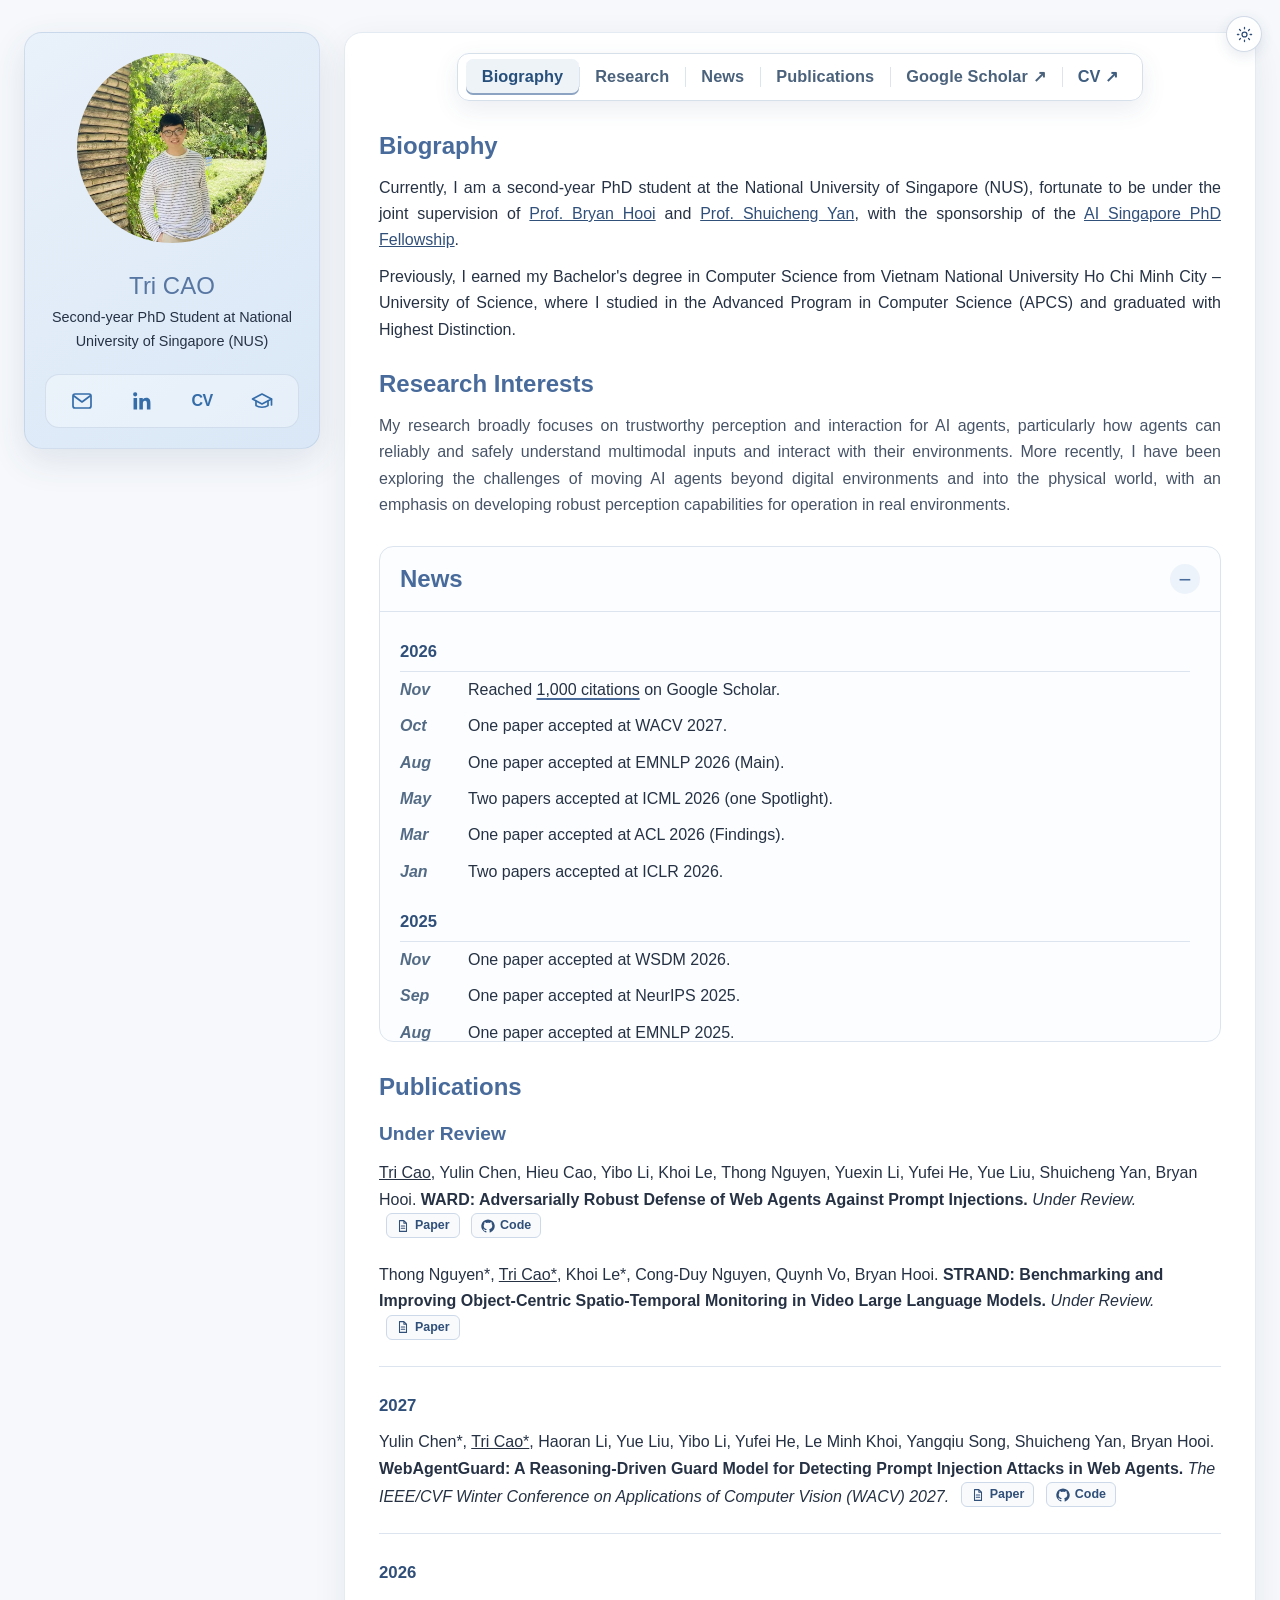
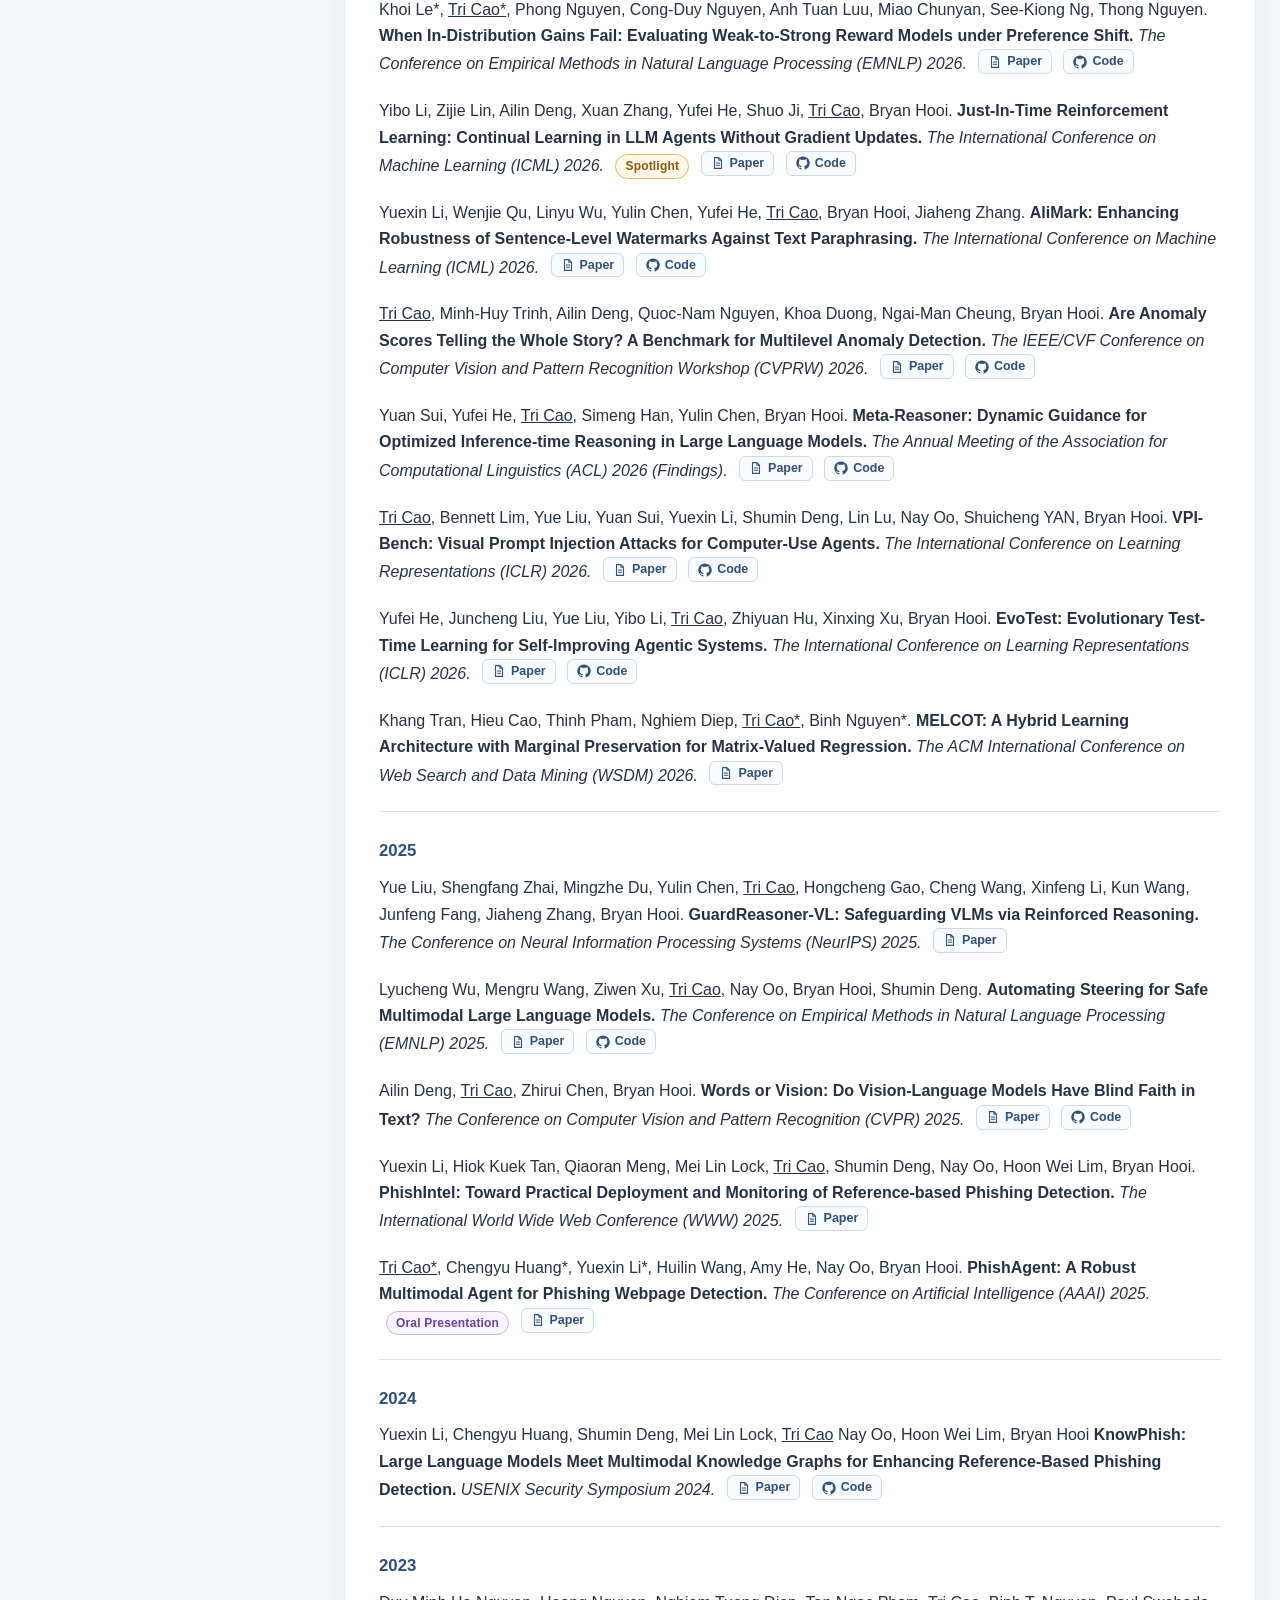
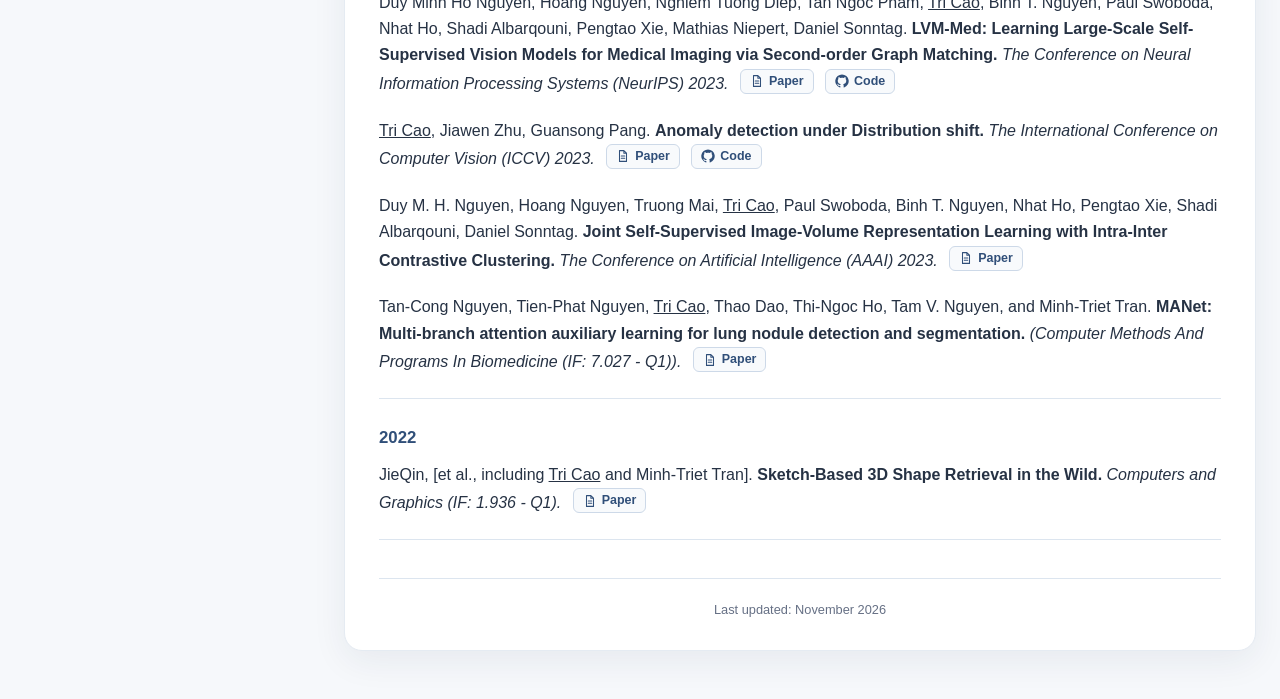
<file: index.html>
<!DOCTYPE html>
<html lang="en">
<head>
    <meta charset="UTF-8">
    <meta name="viewport" content="width=device-width, initial-scale=1.0">
    <meta name="color-scheme" content="light dark">
    <meta name="description" content="Tri Cao is a PhD student at the National University of Singapore researching trustworthy perception and interaction for AI agents, multimodal safety, and AI agent security.">
    <link rel="canonical" href="https://caothientri2001vn.github.io/">
    <link rel="icon" href="favicon.svg" type="image/svg+xml">
    <link rel="apple-touch-icon" href="profile-photo.jpg">

    <meta property="og:type" content="profile">
    <meta property="og:title" content="Tri Cao | AI Researcher">
    <meta property="og:description" content="PhD student at NUS researching trustworthy perception and interaction for AI agents.">
    <meta property="og:url" content="https://caothientri2001vn.github.io/">
    <meta property="og:image" content="https://caothientri2001vn.github.io/profile-photo.jpg">
    <meta property="og:image:alt" content="Portrait of Tri Cao">
    <meta property="profile:first_name" content="Tri">
    <meta property="profile:last_name" content="Cao">

    <meta name="twitter:card" content="summary">
    <meta name="twitter:title" content="Tri Cao | AI Researcher">
    <meta name="twitter:description" content="PhD student at NUS researching trustworthy perception and interaction for AI agents.">
    <meta name="twitter:image" content="https://caothientri2001vn.github.io/profile-photo.jpg">

    <title>Tri Cao | AI Researcher</title>
    <script type="application/ld+json">
        {
            "@context": "https://schema.org",
            "@type": "Person",
            "name": "Tri Cao",
            "url": "https://caothientri2001vn.github.io/",
            "image": "https://caothientri2001vn.github.io/profile-photo.jpg",
            "jobTitle": "PhD Student",
            "affiliation": {
                "@type": "CollegeOrUniversity",
                "name": "National University of Singapore"
            },
            "sameAs": [
                "https://scholar.google.com/citations?user=QytvkD4AAAAJ",
                "https://www.linkedin.com/in/tri-cao-970b02228/"
            ]
        }
    </script>
    <script>
        (() => {
            const savedTheme = localStorage.getItem('theme');
            const prefersDark = window.matchMedia('(prefers-color-scheme: dark)').matches;
            document.documentElement.dataset.theme = savedTheme || (prefersDark ? 'dark' : 'light');
        })();
    </script>
    <link rel="stylesheet" href="style.css">
    <script src="script.js" defer></script>
</head>
<body>
    <div class="profile-section">
        <img src="profile-photo.jpg" alt="Profile Photo" class="profile-photo">
        <div class="text-profile">
            Tri CAO
        </div>
        <div class="text-profile2">
            Second-year PhD Student at National University of Singapore (NUS)
        </div>
        <div class="icons" aria-label="Profile links">
            <a href="mailto:tricao2001vn@gmail.com" aria-label="Email" title="Email">
                <svg class="social-icon" viewBox="0 0 24 24" aria-hidden="true">
                    <rect x="3" y="5" width="18" height="14" rx="2"></rect>
                    <path d="m4 7 8 6 8-6"></path>
                </svg>
            </a>
            <a href="https://www.linkedin.com/in/tri-cao-970b02228/" target="_blank" rel="noopener noreferrer" aria-label="LinkedIn" title="LinkedIn">
                <svg class="social-icon social-icon-fill" viewBox="0 0 24 24" aria-hidden="true">
                    <path d="M20.45 20.45h-3.56v-5.57c0-1.33-.02-3.04-1.85-3.04-1.85 0-2.14 1.45-2.14 2.94v5.67H9.34V9h3.42v1.56h.05c.48-.9 1.64-1.85 3.37-1.85 3.6 0 4.27 2.37 4.27 5.46v6.28ZM5.32 7.43a2.07 2.07 0 1 1 0-4.13 2.07 2.07 0 0 1 0 4.13ZM7.1 20.45H3.54V9H7.1v11.45Z"></path>
                </svg>
            </a>
            <a href="CV_TriCAO.pdf" target="_blank" rel="noopener noreferrer" aria-label="Curriculum Vitae" title="Curriculum Vitae">
                <span class="cv-icon" aria-hidden="true">CV</span>
            </a>
            <a href="https://scholar.google.com/citations?user=QytvkD4AAAAJ" target="_blank" rel="noopener noreferrer" aria-label="Google Scholar" title="Google Scholar">
                <svg class="social-icon" viewBox="0 0 24 24" aria-hidden="true">
                    <path d="m2.5 9 9.5-5 9.5 5-9.5 5-9.5-5Z"></path>
                    <path d="M6 11.2v4.4c2.8 2.2 9.2 2.2 12 0v-4.4M21.5 9v6"></path>
                </svg>
            </a>
        </div>
        <button class="theme-toggle" id="theme-toggle" type="button" aria-label="Switch to dark mode" aria-pressed="false">
            <svg class="theme-icon theme-icon-sun" viewBox="0 0 24 24" aria-hidden="true">
                <circle cx="12" cy="12" r="3.5"></circle>
                <path d="M12 2v2M12 20v2M4.93 4.93l1.42 1.42M17.65 17.65l1.42 1.42M2 12h2M20 12h2M4.93 19.07l1.42-1.42M17.65 6.35l1.42-1.42"></path>
            </svg>
            <svg class="theme-icon theme-icon-moon" viewBox="0 0 24 24" aria-hidden="true">
                <path d="M20 15.2A8.5 8.5 0 0 1 8.8 4a8.5 8.5 0 1 0 11.2 11.2Z"></path>
            </svg>
        </button>
    </div>
    <div class="portfolio-container">
        <div class="details-section">
            <nav class="page-nav" aria-label="Page sections">
                <a href="#biography">Biography</a>
                <a href="#research">Research</a>
                <a href="#news">News</a>
                <a href="#publications">Publications</a>
                <a href="https://scholar.google.com/citations?user=QytvkD4AAAAJ" target="_blank" rel="noopener noreferrer">Google Scholar <span aria-hidden="true">↗</span></a>
                <a href="CV_TriCAO.pdf" target="_blank" rel="noopener noreferrer">CV <span aria-hidden="true">↗</span></a>
            </nav>

            <section id="biography" class="content-section">
            <h2>Biography</h2>
            <div class="justified">Currently, I am a second-year PhD student at the National University of Singapore (NUS), fortunate to be under the joint supervision of <a href="https://scholar.google.com/citations?user=ErEL3bgAAAAJ&hl=en&oi=ao" class="prof">Prof. Bryan Hooi</a> and <a href="https://scholar.google.com/citations?user=DNuiPHwAAAAJ&hl=en&oi=ao" class="prof">Prof. Shuicheng Yan</a>, with the sponsorship of the <a href="https://aisingapore.org/research/phd-fellowship/" class="fellowship">AI Singapore PhD Fellowship</a>.</div>

                <div class="justified">Previously, I earned my Bachelor's degree in Computer Science from Vietnam National University Ho Chi Minh City – University of Science, where I studied in the Advanced Program in Computer Science (APCS) and graduated with Highest Distinction.</div>
            </section>

            <section id="research" class="content-section research-section">
                <h2>Research Interests</h2>
                <p class="research-description">
                    My research broadly focuses on trustworthy perception and interaction for AI agents, particularly how agents can reliably and safely understand multimodal inputs and interact with their environments. More recently, I have been exploring the challenges of moving AI agents beyond digital environments and into the physical world, with an emphasis on developing robust perception capabilities for operation in real environments.
                </p>
            </section>

            <details id="news" class="news-section" open>
                <summary>
                    <span>News</span>
                    <span class="news-toggle" aria-hidden="true"></span>
                </summary>
                <div class="news-list">
                    <div class="news-year">2026</div>
                    <div class="news-item"><time>Nov</time><span>Reached <span class="citation-milestone">1,000 citations</span> on Google Scholar.</span></div>
                    <div class="news-item"><time>Oct</time><span>One paper accepted at WACV 2027.</span></div>
                    <div class="news-item"><time>Aug</time><span>One paper accepted at EMNLP 2026 (Main).</span></div>
                    <div class="news-item"><time>May</time><span>Two papers accepted at ICML 2026 (one Spotlight).</span></div>
                    <div class="news-item"><time>Mar</time><span>One paper accepted at ACL 2026 (Findings).</span></div>
                    <div class="news-item"><time>Jan</time><span>Two papers accepted at ICLR 2026.</span></div>

                    <div class="news-year">2025</div>
                    <div class="news-item"><time>Nov</time><span>One paper accepted at WSDM 2026.</span></div>
                    <div class="news-item"><time>Sep</time><span>One paper accepted at NeurIPS 2025.</span></div>
                    <div class="news-item"><time>Aug</time><span>One paper accepted at EMNLP 2025.</span></div>
                    <div class="news-item"><time>Aug</time><span>Started my PhD at NUS.</span></div>
                    <div class="news-item"><time>Jun</time><span>Awarded the AI Singapore PhD Fellowship, a very prestigious scholarship in Singapore.</span></div>
                    <div class="news-item"><time>Feb</time><span>One paper accepted at CVPR 2025.</span></div>
                    <div class="news-item"><time>Feb</time><span>Received an offer of PhD admission and scholarship from NUS.</span></div>
                    <div class="news-item"><time>Jan</time><span>One paper accepted at WWW 2025.</span></div>

                    <div class="news-year">2024</div>
                    <div class="news-item"><time>Dec</time><span>One paper accepted at AAAI 2025 (Oral).</span></div>
                    <div class="news-item"><time>Jul</time><span>Served as a mentor at the Math and Science Summer Program (MaSSP Vietnam).</span></div>
                    <div class="news-item"><time>May</time><span>One paper accepted at USENIX 2024.</span></div>
                    <div class="news-item"><time>Jan</time><span>Started RA position at NUS under the supervision of Prof. Bryan Hooi.</span></div>

                    <div class="news-year">2023</div>
                    <div class="news-item"><time>Nov</time><span>Graduated with a Bachelor's degree, earning the highest distinction. Thank God!</span></div>
                    <div class="news-item"><time>Sep</time><span>One paper accepted at NeurIPS 2023.</span></div>
                    <div class="news-item"><time>Jul</time><span>One paper accepted at ICCV 2023.</span></div>

                    <div class="news-year">2022</div>
                    <div class="news-item"><time>Nov</time><span>One paper accepted at AAAI 2023.</span></div>
                    <div class="news-item"><time>Sep</time><span>Started RA position at SMU under supervision of Prof. Guansong Pang.</span></div>
                </div>
            </details>
            <h2 id="publications">Publications</h2>
                <div class="publications-section">
                    <h2>Under Review</h2>
                    <ul>
                        <li class="publication">
                            <span class="authors"><span class="underline">Tri Cao</span>, Yulin Chen, Hieu Cao, Yibo Li, Khoi Le, Thong Nguyen, Yuexin Li, Yufei He, Yue Liu, Shuicheng Yan, Bryan Hooi.</span>
                            <strong class="publication-title"> WARD: Adversarially Robust Defense of Web Agents Against Prompt Injections. </strong>
                            <span class="publication-details"> Under Review.</span>
                            <a href="https://arxiv.org/abs/2605.15030" target="_blank" rel="noopener noreferrer" class="publication-link publication-link--paper" aria-label="Open paper"><span>Paper</span></a>
                            <a href="https://github.com/caothientri2001vn/WARD-WebAgent" target="_blank" rel="noopener noreferrer" class="publication-link publication-link--code" aria-label="View source code on GitHub"><span>Code</span></a>
                        </li>
                        <li class="publication">
                            <span class="authors">Thong Nguyen*, <span class="underline">Tri Cao*</span>, Khoi Le*, Cong-Duy Nguyen, Quynh Vo, Bryan Hooi.</span>
                            <strong class="publication-title"> STRAND: Benchmarking and Improving Object-Centric Spatio-Temporal Monitoring in Video Large Language Models. </strong>
                            <span class="publication-details"> Under Review.</span>
                            <a href="https://arxiv.org/abs/2609.29607" target="_blank" rel="noopener noreferrer" class="publication-link publication-link--paper" aria-label="Open paper"><span>Paper</span></a>
                        </li>
                    </ul>

                    <h3 class="publication-year">2027</h3>
                    <ul>
                        <li class="publication">
                            <span class="authors">Yulin Chen*, <span class="underline">Tri Cao*</span>, Haoran Li, Yue Liu, Yibo Li, Yufei He, Le Minh Khoi, Yangqiu Song, Shuicheng Yan, Bryan Hooi.</span>
                            <strong class="publication-title"> WebAgentGuard: A Reasoning-Driven Guard Model for Detecting Prompt Injection Attacks in Web Agents. </strong>
                            <span class="publication-details"> The IEEE/CVF Winter Conference on Applications of Computer Vision (WACV) 2027.</span>
                            <a href="https://arxiv.org/abs/2604.12284" target="_blank" rel="noopener noreferrer" class="publication-link publication-link--paper" aria-label="Open paper"><span>Paper</span></a>
                            <a href="https://github.com/LukeChen-go/webagentguard" target="_blank" rel="noopener noreferrer" class="publication-link publication-link--code" aria-label="View source code on GitHub"><span>Code</span></a>
                        </li>
                    </ul>
                    <h3 class="publication-year">2026</h3>
                    <ul>
                        <li class="publication">
                            <span class="authors">Khoi Le*, <span class="underline">Tri Cao*</span>, Phong Nguyen, Cong-Duy Nguyen, Anh Tuan Luu, Miao Chunyan, See-Kiong Ng, Thong Nguyen.</span>
                            <strong class="publication-title"> When In-Distribution Gains Fail: Evaluating Weak-to-Strong Reward Models under Preference Shift. </strong>
                            <span class="publication-details"> The Conference on Empirical Methods in Natural Language Processing (EMNLP) 2026.</span>
                            <a href="https://aclanthology.org/2026.emnlp-main.1240/" target="_blank" rel="noopener noreferrer" class="publication-link publication-link--paper" aria-label="Open paper"><span>Paper</span></a>
                            <a href="https://github.com/TokisakiKurumi2001/w2s_ood" target="_blank" rel="noopener noreferrer" class="publication-link publication-link--code" aria-label="View source code on GitHub"><span>Code</span></a>
                        </li>
                        <li class="publication">
                            <span class="authors">Yibo Li, Zijie Lin, Ailin Deng, Xuan Zhang, Yufei He, Shuo Ji, <span class="underline">Tri Cao</span>, Bryan Hooi.</span>
                            <strong class="publication-title"> Just-In-Time Reinforcement Learning: Continual Learning in LLM Agents Without Gradient Updates. </strong>
                            <span class="publication-details"> The International Conference on Machine Learning (ICML) 2026.</span> <span class="publication-badge publication-badge--spotlight">Spotlight</span>
                            <a href="https://proceedings.mlr.press/v306/li26cv.html" target="_blank" rel="noopener noreferrer" class="publication-link publication-link--paper" aria-label="Open paper"><span>Paper</span></a>
                            <a href="https://github.com/liushiliushi/JitRL" target="_blank" rel="noopener noreferrer" class="publication-link publication-link--code" aria-label="View source code on GitHub"><span>Code</span></a>
                        </li>
                        <li class="publication">
                            <span class="authors">Yuexin Li, Wenjie Qu, Linyu Wu, Yulin Chen, Yufei He, <span class="underline">Tri Cao</span>, Bryan Hooi, Jiaheng Zhang.</span>
                            <strong class="publication-title"> AliMark: Enhancing Robustness of Sentence-Level Watermarks Against Text Paraphrasing. </strong>
                            <span class="publication-details"> The International Conference on Machine Learning (ICML) 2026.</span> 
                            <a href="https://proceedings.mlr.press/v306/li26ex.html" target="_blank" rel="noopener noreferrer" class="publication-link publication-link--paper" aria-label="Open paper"><span>Paper</span></a>
                            <a href="https://github.com/imethanlee/AliMark" target="_blank" rel="noopener noreferrer" class="publication-link publication-link--code" aria-label="View source code on GitHub"><span>Code</span></a>
                        </li>
                        <li class="publication">
                            <span class="authors"><span class="underline">Tri Cao</span>, Minh-Huy Trinh, Ailin Deng, Quoc-Nam Nguyen, Khoa Duong, Ngai-Man Cheung, Bryan Hooi.</span>
                            <strong class="publication-title"> Are Anomaly Scores Telling the Whole Story? A Benchmark for Multilevel Anomaly Detection. </strong>
                            <span class="publication-details"> The IEEE/CVF Conference on Computer Vision and Pattern Recognition Workshop (CVPRW) 2026.</span>
                            <a href="https://openaccess.thecvf.com/content/CVPR2026W/VAND/html/Cao_Are_Anomaly_Scores_Telling_the_Whole_Story_A_Benchmark_for_CVPRW_2026_paper.html" target="_blank" rel="noopener noreferrer" class="publication-link publication-link--paper" aria-label="Open paper"><span>Paper</span></a>
                            <a href="https://github.com/caothientri2001vn/MultilevelAD" target="_blank" rel="noopener noreferrer" class="publication-link publication-link--code" aria-label="View source code on GitHub"><span>Code</span></a>
                        </li>
                        <li class="publication">
                            <span class="authors"> Yuan Sui, Yufei He, <span class="underline">Tri Cao</span>, Simeng Han, Yulin Chen, Bryan Hooi.</span>
                            <strong class="publication-title"> Meta-Reasoner: Dynamic Guidance for Optimized Inference-time Reasoning in Large Language Models. </strong>
                            <span class="publication-details"> The Annual Meeting of the Association for Computational Linguistics (ACL) 2026 (Findings).</span>
                            <a href="https://aclanthology.org/2026.findings-acl.649/" target="_blank" rel="noopener noreferrer" class="publication-link publication-link--paper" aria-label="Open paper"><span>Paper</span></a>
                            <a href="https://github.com/Y-Sui/Meta-reasoner" target="_blank" rel="noopener noreferrer" class="publication-link publication-link--code" aria-label="View source code on GitHub"><span>Code</span></a>

                        </li>
                        <li class="publication">
                            <span class="authors"><span class="underline">Tri Cao</span>, Bennett Lim, Yue Liu, Yuan Sui, Yuexin Li, Shumin Deng, Lin Lu, Nay Oo, Shuicheng YAN, Bryan Hooi.</span>
                            <strong class="publication-title"> VPI-Bench: Visual Prompt Injection Attacks for Computer-Use Agents. </strong>
                            <span class="publication-details"> The International Conference on Learning Representations (ICLR) 2026.</span>
                            <a href="https://iclr.cc/virtual/2026/poster/10009231" target="_blank" rel="noopener noreferrer" class="publication-link publication-link--paper" aria-label="Open paper"><span>Paper</span></a>
                            <a href="https://github.com/cua-framework/agents" target="_blank" rel="noopener noreferrer" class="publication-link publication-link--code" aria-label="View source code on GitHub"><span>Code</span></a>
                            
                        </li>
                        <li class="publication">
                            <span class="authors">Yufei He, Juncheng Liu, Yue Liu, Yibo Li, <span class="underline">Tri Cao</span>, Zhiyuan Hu, Xinxing Xu, Bryan Hooi.</span>
                            <strong class="publication-title"> EvoTest: Evolutionary Test-Time Learning for Self-Improving Agentic Systems. </strong>
                            <span class="publication-details"> The International Conference on Learning Representations (ICLR) 2026.</span>
                            <a href="https://iclr.cc/virtual/2026/poster/10010217" target="_blank" rel="noopener noreferrer" class="publication-link publication-link--paper" aria-label="Open paper"><span>Paper</span></a>
                            <a href="https://github.com/yf-he/EvoTest" target="_blank" rel="noopener noreferrer" class="publication-link publication-link--code" aria-label="View source code on GitHub"><span>Code</span></a>
                            
                        </li>
                        <li class="publication">
                            <span class="authors"> Khang Tran, Hieu Cao, Thinh Pham, Nghiem Diep, <span class="underline">Tri Cao*</span>, Binh Nguyen*. </span>
                            <strong class="publication-title"> MELCOT: A Hybrid Learning Architecture with Marginal Preservation for Matrix-Valued Regression. </strong>
                            <span class="publication-details"> The ACM International Conference on Web Search and Data Mining (WSDM) 2026.</span>
                            <a href="https://arxiv.org/pdf/2509.23315" target="_blank" rel="noopener noreferrer" class="publication-link publication-link--paper" aria-label="Open paper"><span>Paper</span></a>
                        </li>
                    </ul>
                    <h3 class="publication-year">2025</h3>
                    <ul>
                        <li class="publication">
                            <span class="authors"> Yue Liu, Shengfang Zhai, Mingzhe Du, Yulin Chen, <span class="underline">Tri Cao</span>, Hongcheng Gao, Cheng Wang, Xinfeng Li, Kun Wang, Junfeng Fang, Jiaheng Zhang, Bryan Hooi.</span>
                            <strong class="publication-title"> GuardReasoner-VL: Safeguarding VLMs via Reinforced Reasoning. </strong>
                            <span class="publication-details"> The Conference on Neural Information Processing Systems (NeurIPS) 2025.</span>
                            <a href="https://proceedings.neurips.cc/paper_files/paper/2025/hash/2a02b560822d564119fe3ac3be024ac6-Abstract-Conference.html" target="_blank" rel="noopener noreferrer" class="publication-link publication-link--paper" aria-label="Open paper"><span>Paper</span></a>
                        </li>
                        <li class="publication">
                            <span class="authors"> Lyucheng Wu, Mengru Wang, Ziwen Xu, <span class="underline">Tri Cao</span>, Nay Oo, Bryan Hooi, Shumin Deng.</span>
                            <strong class="publication-title"> Automating Steering for Safe Multimodal Large Language Models. </strong>
                            <span class="publication-details"> The Conference on Empirical Methods in Natural Language Processing (EMNLP) 2025.</span> 
                            <a href="https://aclanthology.org/2025.emnlp-main.41/" target="_blank" rel="noopener noreferrer" class="publication-link publication-link--paper" aria-label="Open paper"><span>Paper</span></a>
                            <a href="https://github.com/zjunlp/AutoSteer" target="_blank" rel="noopener noreferrer" class="publication-link publication-link--code" aria-label="View source code on GitHub"><span>Code</span></a>
                        </li>
                        <li class="publication">
                            <span class="authors"> Ailin Deng, <span class="underline">Tri Cao</span>, Zhirui Chen, Bryan Hooi.</span>
                            <strong class="publication-title"> Words or Vision: Do Vision-Language Models Have Blind Faith in Text? </strong>
                            <span class="publication-details"> The Conference on Computer Vision and Pattern Recognition (CVPR) 2025.</span>
                            <a href="https://openaccess.thecvf.com/content/CVPR2025/papers/Deng_Words_or_Vision_Do_Vision-Language_Models_Have_Blind_Faith_in_CVPR_2025_paper.pdf" target="_blank" rel="noopener noreferrer" class="publication-link publication-link--paper" aria-label="Open paper"><span>Paper</span></a>
                            <a href="https://github.com/d-ailin/blind-faith-in-text" target="_blank" rel="noopener noreferrer" class="publication-link publication-link--code" aria-label="View source code on GitHub"><span>Code</span></a>
                        </li>
                        <li class="publication">
                            <span class="authors"> Yuexin Li, Hiok Kuek Tan, Qiaoran Meng, Mei Lin Lock, <span class="underline">Tri Cao</span>, Shumin Deng, Nay Oo, Hoon Wei Lim, Bryan Hooi.</span>
                            <strong class="publication-title"> PhishIntel: Toward Practical Deployment and Monitoring of Reference-based Phishing Detection. </strong>
                            <span class="publication-details"> The International World Wide Web Conference (WWW) 2025. </span>
                            <a href="https://doi.org/10.1145/3701716.3715192" target="_blank" rel="noopener noreferrer" class="publication-link publication-link--paper" aria-label="Open paper"><span>Paper</span></a>
                        </li>
                        <li class="publication">
                            <span class="authors"><span class="underline">Tri Cao*</span>, Chengyu Huang*, Yuexin Li*, Huilin Wang, Amy He, Nay Oo, Bryan Hooi.</span>
                            <strong class="publication-title"> PhishAgent: A Robust Multimodal Agent for Phishing Webpage Detection.</strong>
                            <span class="publication-details"> The Conference on Artificial Intelligence (AAAI) 2025.</span> <span class="publication-badge publication-badge--oral">Oral Presentation</span>
                            <a href="https://ojs.aaai.org/index.php/AAAI/article/view/35003" target="_blank" rel="noopener noreferrer" class="publication-link publication-link--paper" aria-label="Open paper"><span>Paper</span></a>
                        </li>
                    </ul>
                    <h3 class="publication-year">2024</h3>
                    <ul>
                        <li class="publication">
                            <span class="authors">Yuexin Li, Chengyu Huang, Shumin Deng, Mei Lin Lock, <span class="underline">Tri Cao</span>
                                 Nay Oo, Hoon Wei Lim, Bryan Hooi</span>
                            <strong class="publication-title"> KnowPhish: Large Language Models Meet Multimodal Knowledge Graphs for Enhancing Reference-Based Phishing Detection. </strong>
                            <span class="publication-details"> USENIX Security Symposium 2024.</span>
                            <a href="https://www.usenix.org/conference/usenixsecurity24/presentation/li-yuexin" target="_blank" rel="noopener noreferrer" class="publication-link publication-link--paper" aria-label="Open paper"><span>Paper</span></a>
                            <a href="https://github.com/imethanlee/KnowPhish" target="_blank" rel="noopener noreferrer" class="publication-link publication-link--code" aria-label="View source code on GitHub"><span>Code</span></a>
                        </li>
                    </ul>
                    <h3 class="publication-year">2023</h3>
                    <ul>
                        <li class="publication">
                            <span class="authors">Duy Minh Ho Nguyen, Hoang Nguyen, Nghiem Tuong Diep, Tan Ngoc Pham,  <span class="underline">Tri Cao</span>, Binh T.
                                Nguyen, Paul Swoboda, Nhat Ho, Shadi Albarqouni, Pengtao Xie, Mathias Niepert, Daniel Sonntag. </span>
                            <strong class="publication-title">LVM-Med: Learning Large-Scale Self-Supervised Vision Models for Medical Imaging via Second-order Graph Matching. </strong>
                            <span class="publication-details">The Conference on Neural Information Processing Systems (NeurIPS) 2023.</span>
                            <a href="https://proceedings.neurips.cc/paper_files/paper/2023/hash/58cc11cda2a2679e8af5c6317aed0af8-Abstract.html" target="_blank" rel="noopener noreferrer" class="publication-link publication-link--paper" aria-label="Open paper"><span>Paper</span></a>
                                <a href="https://github.com/duyhominhnguyen/LVM-Med" target="_blank" rel="noopener noreferrer" class="publication-link publication-link--code" aria-label="View source code on GitHub"><span>Code</span></a>
                        </li>
                        <li class="publication">
                            <span class="authors"><span class="underline">Tri Cao</span>, Jiawen Zhu, Guansong Pang.</span>
                            <strong class="publication-title">Anomaly detection under Distribution shift.</strong>
                            <span class="publication-details">The International Conference on Computer Vision (ICCV) 2023.</span>
                            <a href="https://openaccess.thecvf.com/content/ICCV2023/papers/Cao_Anomaly_Detection_Under_Distribution_Shift_ICCV_2023_paper.pdf" target="_blank" rel="noopener noreferrer" class="publication-link publication-link--paper" aria-label="Open paper"><span>Paper</span></a>
                            <a href="https://github.com/mala-lab/ADShift" target="_blank" rel="noopener noreferrer" class="publication-link publication-link--code" aria-label="View source code on GitHub"><span>Code</span></a>
                        </li>
                        <li class="publication">
                            <span class="authors">Duy M. H. Nguyen, Hoang Nguyen, Truong Mai, <span class="underline">Tri Cao</span>, Paul Swoboda, Binh T. Nguyen, Nhat Ho,
                            Pengtao Xie, Shadi Albarqouni, Daniel Sonntag.</span>
                            <strong class="publication-title">Joint Self-Supervised Image-Volume
                                Representation Learning with Intra-Inter Contrastive Clustering.</strong>
                            <span class="publication-details"> The Conference on Artificial Intelligence (AAAI) 2023.</span>
                            <a href="https://ojs.aaai.org/index.php/AAAI/article/view/26687" target="_blank" rel="noopener noreferrer" class="publication-link publication-link--paper" aria-label="Open paper"><span>Paper</span></a>
                        </li>
                        <li class="publication">
                            <span class="authors">Tan-Cong Nguyen, Tien-Phat Nguyen, <span class="underline">Tri Cao</span>, Thao Dao, Thi-Ngoc Ho, Tam V. Nguyen, and Minh-Triet Tran.</span>
                            <strong class="publication-title">MANet: Multi-branch attention auxiliary learning for lung nodule detection and segmentation.</strong>
                            <span class="publication-details">(Computer Methods And Programs In Biomedicine (IF: 7.027 - Q1)).</span>
                            <a href="https://www.sciencedirect.com/science/article/abs/pii/S0169260723004145" target="_blank" rel="noopener noreferrer" class="publication-link publication-link--paper" aria-label="Open paper"><span>Paper</span></a>
                        </li>
                    </ul>

                    <h3 class="publication-year">2022</h3>
                    <ul>
                        <li class="publication">
                            <span class="authors">JieQin, [et al., including <span class="underline">Tri Cao</span> and Minh-Triet Tran]. </span>
                            <strong class="publication-title">Sketch-Based 3D Shape Retrieval in the Wild.</strong>
                            <span class="publication-details">Computers and Graphics (IF: 1.936 - Q1).</span>
                            <a href="https://www.sciencedirect.com/science/article/abs/pii/S0097849322001261" target="_blank" rel="noopener noreferrer" class="publication-link publication-link--paper" aria-label="Open paper"><span>Paper</span></a>
                        </li>
                    </ul>

            </div>

            <footer class="site-footer">
                <span>Last updated: November 2026</span>
            </footer>
        </div>
    </div>
</body>
</html>
</file>
<file: style.css>
* {
    box-sizing: border-box;
}

:root {
    color-scheme: light;
    --accent: #486b9b;
    --accent-dark: #304f79;
    --accent-soft: #edf3fa;
    --text: #263244;
    --muted: #667085;
    --border: #dce5ef;
}

html[data-theme="dark"] {
    color-scheme: dark;
    --accent: #91b5e2;
    --accent-dark: #b8d0f0;
    --accent-soft: #203148;
    --text: #e4ebf4;
    --muted: #a8b4c4;
    --border: #34465b;
}

html {
    scroll-behavior: smooth;
}

[id] {
    scroll-margin-top: 84px;
}

body {
    font-family: 'Segoe UI', Tahoma, Geneva, Verdana, sans-serif;
    margin: 0;
    padding: 0;
    background: #f6f8fb;
    color: var(--text);
    line-height: 1.65;
}

.portfolio-container {
    max-width: 1360px;
    margin: 0 auto;
    padding: 32px 24px 48px 344px;
}

.profile-section {
    position: fixed;
    top: 32px;
    left: max(24px, calc((100vw - 1360px) / 2));
    width: 296px;
    text-align: center;
    padding: 20px;
    background: linear-gradient(145deg, #e9f1fa, #d9e7f6);
    border: 1px solid rgba(72, 107, 155, 0.14);
    border-radius: 18px;
    box-shadow: 0 12px 35px rgba(48, 79, 121, 0.12);
    height: auto;
}

.profile-photo {
    width: 190px;
    height: 190px;
    object-fit: cover;
    border-radius: 50%;
    margin-bottom: 15px;
}

.icons {
    display: grid;
    grid-template-columns: repeat(4, minmax(0, 1fr));
    align-items: center;
    width: 100%;
    gap: 0;
    padding: 6px;
    border: 1px solid rgba(72, 107, 155, 0.14);
    border-radius: 14px;
    background: rgba(255, 255, 255, 0.34);
}

.icons a {
    position: relative;
    display: block;
    justify-self: center;
    width: 40px;
    height: 40px;
    border: 1px solid transparent;
    border-radius: 10px;
    color: #356da9;
    text-decoration: none;
    transition: color 0.18s ease, background-color 0.18s ease,
        border-color 0.18s ease, transform 0.18s ease, box-shadow 0.18s ease;
}

.icons a:hover {
    border-color: rgba(72, 107, 155, 0.2);
    background: rgba(255, 255, 255, 0.82);
    box-shadow: 0 4px 10px rgba(48, 79, 121, 0.1);
    color: #234f82;
    transform: translateY(-2px);
}

.icons a:focus-visible {
    outline: 2px solid var(--accent);
    outline-offset: 2px;
}

.social-icon {
    position: absolute;
    top: 50%;
    left: 50%;
    display: block;
    width: 24px;
    height: 24px;
    fill: none;
    stroke: currentColor;
    stroke-linecap: round;
    stroke-linejoin: round;
    stroke-width: 1.7;
    transform: translate(-50%, -50%);
}

.social-icon-fill {
    fill: currentColor;
    stroke: none;
}

.cv-icon {
    position: absolute;
    top: 50%;
    left: 50%;
    display: block;
    width: 24px;
    height: 24px;
    font-size: 1rem;
    font-weight: 750;
    letter-spacing: -0.04em;
    line-height: 24px;
    text-align: center;
    transform: translate(-50%, -50%);
}

.icons a:nth-child(4) .social-icon {
    top: calc(50% + 1px);
}

.theme-toggle {
    position: fixed;
    top: 16px;
    right: 18px;
    z-index: 100;
    display: inline-flex;
    align-items: center;
    justify-content: center;
    width: 36px;
    height: 36px;
    margin: 0;
    padding: 0;
    border: 1px solid rgba(72, 107, 155, 0.25);
    border-radius: 50%;
    background: rgba(255, 255, 255, 0.88);
    color: var(--accent-dark);
    box-shadow: 0 4px 14px rgba(48, 79, 121, 0.12);
    cursor: pointer;
    transition: background-color 0.18s ease, border-color 0.18s ease,
        color 0.18s ease, transform 0.18s ease;
}

.theme-toggle:hover {
    border-color: var(--accent);
    background: rgba(255, 255, 255, 0.85);
    transform: translateY(-1px);
}

.theme-toggle:focus-visible {
    outline: 2px solid var(--accent);
    outline-offset: 2px;
}

.theme-icon {
    width: 17px;
    height: 17px;
    fill: none;
    stroke: currentColor;
    stroke-linecap: round;
    stroke-linejoin: round;
    stroke-width: 1.8;
}

.theme-icon-moon {
    display: none;
}

html[data-theme="dark"] .theme-icon-sun {
    display: none;
}

html[data-theme="dark"] .theme-icon-moon {
    display: block;
}

.details-section {
    width: 100%;
    background-color: white;
    border: 1px solid #e5ebf2;
    border-radius: 18px;
    box-shadow: 0 10px 35px rgba(31, 48, 71, 0.07);
    padding: 30px 34px;
}

.details-section h2 {
    color: var(--accent);
    margin: 28px 0 14px;
    line-height: 1.25;
}

.details-section > h2:first-child {
    margin-top: 0;
}

.page-nav {
    position: sticky;
    top: 12px;
    z-index: 10;
    display: flex;
    align-items: center;
    justify-content: center;
    gap: 0;
    width: max-content;
    max-width: 100%;
    margin: -10px auto 30px;
    padding: 5px 8px;
    border: 1px solid #d6e0eb;
    border-radius: 12px;
    background: rgba(255, 255, 255, 0.96);
    box-shadow: 0 8px 24px rgba(48, 79, 121, 0.1);
    backdrop-filter: blur(12px);
    -webkit-backdrop-filter: blur(12px);
}

.page-nav a {
    position: relative;
    flex: 0 0 auto;
    padding: 8px 16px;
    border-radius: 7px;
    color: #4b627c;
    font-size: 1.02rem;
    font-weight: 600;
    letter-spacing: 0.005em;
    line-height: 1.2;
    text-decoration: none;
    text-align: center;
    white-space: nowrap;
    transition: color 0.18s ease, background-color 0.18s ease;
}

.page-nav a + a::before {
    content: "";
    position: absolute;
    top: 50%;
    left: 0;
    width: 1px;
    height: 20px;
    background: #dce4ed;
    transform: translateY(-50%);
}

.page-nav a:hover,
.page-nav a:focus-visible,
.page-nav a.is-active {
    background: #eef3f8;
    color: #274f7b;
}

.page-nav a.is-active {
    box-shadow: inset 0 -2px 0 rgba(72, 107, 155, 0.58);
}

.page-nav a:focus-visible {
    outline: 2px solid #8ca8c7;
    outline-offset: -1px;
}

.page-nav a:last-child {
    color: #3f5e7f;
}

.content-section > h2:first-child {
    margin-top: 0;
}

.research-section {
    margin-top: 26px;
}

.research-description {
    max-width: 900px;
    margin: 0 !important;
    color: #475467;
    text-align: justify;
}

a {
    color: var(--accent-dark);
}

.details-section p, .details-section ul {
    margin: 0;
    padding: 0;
}

.details-section ul {
    list-style-type: square;
    margin-left: 20px;
}

.text-profile {
    font-size: 1.5em;
    color: #5776a2;
}

.text-profile2 {
    font-size: 0.9em;
    margin-bottom: 20px;
}

.publications-section h2 {
    font-weight: bold;
    font-size: 1.2em;
    margin-top: 20px;
}

ul {
    list-style-type: none;
    padding-left: 0;
}

.publications-section ul {
    margin-left: 0;
    padding-bottom: 18px;
    border-bottom: 1px solid var(--border);
    list-style: none;
}

.publication {
    margin-bottom: 16px;
    padding: 0 0 4px;
}

.publication:last-child {
    margin-bottom: 0;
}

.publication .authors {
    font-weight: normal;
}

.publication .authors .underline {
    text-decoration: underline;
}

.publication .publication-title {
    font-weight: bold;
}

.publication .publication-details {
    font-style: italic;
}

.publication-link {
    display: inline-flex;
    align-items: center;
    gap: 5px;
    margin-left: 7px;
    padding: 3px 9px;
    border: 1px solid #cdd9e8;
    border-radius: 6px;
    background: #f8fafc;
    color: var(--accent-dark);
    font-size: 0.78rem;
    font-style: normal;
    font-weight: 650;
    line-height: 1.35;
    text-decoration: none;
    vertical-align: 1px;
    white-space: nowrap;
    transition: background-color 0.18s ease, border-color 0.18s ease,
        color 0.18s ease, transform 0.18s ease, box-shadow 0.18s ease;
}

.publication-link::before {
    content: "";
    width: 14px;
    height: 14px;
    flex: 0 0 14px;
    background-color: currentColor;
}

.publication-link--paper::before {
    -webkit-mask: url("data:image/svg+xml,%3Csvg xmlns='http://www.w3.org/2000/svg' viewBox='0 0 24 24'%3E%3Cpath d='M6 2.75h7.5L18 7.25v14H6zM13.5 2.75v4.5H18M9 12h6M9 16h6' fill='none' stroke='black' stroke-width='1.8' stroke-linecap='round' stroke-linejoin='round'/%3E%3C/svg%3E") center / contain no-repeat;
    mask: url("data:image/svg+xml,%3Csvg xmlns='http://www.w3.org/2000/svg' viewBox='0 0 24 24'%3E%3Cpath d='M6 2.75h7.5L18 7.25v14H6zM13.5 2.75v4.5H18M9 12h6M9 16h6' fill='none' stroke='black' stroke-width='1.8' stroke-linecap='round' stroke-linejoin='round'/%3E%3C/svg%3E") center / contain no-repeat;
}

.publication-link--code::before {
    -webkit-mask: url("data:image/svg+xml,%3Csvg xmlns='http://www.w3.org/2000/svg' viewBox='0 0 24 24'%3E%3Cpath d='M12 .7a11.5 11.5 0 0 0-3.64 22.41c.58.1.79-.25.79-.56v-2.02c-3.22.7-3.9-1.37-3.9-1.37-.53-1.34-1.29-1.7-1.29-1.7-1.05-.72.08-.7.08-.7 1.17.08 1.78 1.2 1.78 1.2 1.04 1.77 2.72 1.26 3.38.96.1-.75.4-1.26.74-1.55-2.57-.3-5.27-1.28-5.27-5.69 0-1.26.45-2.28 1.19-3.09-.12-.29-.52-1.46.11-3.05 0 0 .97-.31 3.16 1.18A10.9 10.9 0 0 1 12 6.34c.98 0 1.95.13 2.87.38 2.2-1.49 3.16-1.18 3.16-1.18.63 1.59.23 2.76.11 3.05.74.81 1.19 1.83 1.19 3.09 0 4.42-2.71 5.39-5.29 5.68.42.36.79 1.06.79 2.14v3.05c0 .31.21.67.8.56A11.5 11.5 0 0 0 12 .7Z'/%3E%3C/svg%3E") center / contain no-repeat;
    mask: url("data:image/svg+xml,%3Csvg xmlns='http://www.w3.org/2000/svg' viewBox='0 0 24 24'%3E%3Cpath d='M12 .7a11.5 11.5 0 0 0-3.64 22.41c.58.1.79-.25.79-.56v-2.02c-3.22.7-3.9-1.37-3.9-1.37-.53-1.34-1.29-1.7-1.29-1.7-1.05-.72.08-.7.08-.7 1.17.08 1.78 1.2 1.78 1.2 1.04 1.77 2.72 1.26 3.38.96.1-.75.4-1.26.74-1.55-2.57-.3-5.27-1.28-5.27-5.69 0-1.26.45-2.28 1.19-3.09-.12-.29-.52-1.46.11-3.05 0 0 .97-.31 3.16 1.18A10.9 10.9 0 0 1 12 6.34c.98 0 1.95.13 2.87.38 2.2-1.49 3.16-1.18 3.16-1.18.63 1.59.23 2.76.11 3.05.74.81 1.19 1.83 1.19 3.09 0 4.42-2.71 5.39-5.29 5.68.42.36.79 1.06.79 2.14v3.05c0 .31.21.67.8.56A11.5 11.5 0 0 0 12 .7Z'/%3E%3C/svg%3E") center / contain no-repeat;
}

.publication-link:hover {
    border-color: var(--accent);
    background: var(--accent-soft);
    color: var(--accent-dark);
    box-shadow: 0 3px 9px rgba(48, 79, 121, 0.12);
    transform: translateY(-1px);
}

.publication-link:focus-visible {
    outline: 2px solid var(--accent);
    outline-offset: 2px;
}

.publication-badge {
    display: inline-flex;
    align-items: center;
    margin-left: 7px;
    padding: 3px 9px;
    border: 1px solid transparent;
    border-radius: 999px;
    font-size: 0.75rem;
    font-style: normal;
    font-weight: 700;
    letter-spacing: 0.015em;
    line-height: 1.35;
    vertical-align: 1px;
    white-space: nowrap;
}

.publication-badge--spotlight {
    border-color: #e3b867;
    background: #fff8e8;
    color: #8a5a08;
}

.publication-badge--oral {
    border-color: #c9b4e8;
    background: #f8f3ff;
    color: #69449a;
}

.justified {
    text-align: justify;
    margin-bottom: 10px;
    margin-left: 0;
}

.news-section {
    margin: 28px 0 30px;
    border: 1px solid var(--border);
    border-radius: 14px;
    background: #fbfdff;
    overflow: hidden;
}

.news-section summary {
    display: flex;
    align-items: center;
    justify-content: space-between;
    padding: 17px 20px;
    color: var(--accent);
    font-size: 1.5em;
    font-weight: 700;
    line-height: 1.25;
    cursor: pointer;
    list-style: none;
    user-select: none;
}

.news-section summary::-webkit-details-marker {
    display: none;
}

.news-section summary:hover {
    background: var(--accent-soft);
}

.news-toggle::before {
    content: "+";
    display: grid;
    place-items: center;
    width: 30px;
    height: 30px;
    border-radius: 50%;
    background: var(--accent-soft);
    font-size: 22px;
    font-weight: 500;
}

.news-section[open] .news-toggle::before {
    content: "−";
}

.news-list {
    max-height: 430px;
    padding: 8px 20px 20px;
    border-top: 1px solid var(--border);
    overflow-y: auto;
    scrollbar-color: #aabbd0 transparent;
    scrollbar-gutter: stable;
    scrollbar-width: thin;
}

.news-list::-webkit-scrollbar {
    width: 8px;
}

.news-list::-webkit-scrollbar-track {
    background: transparent;
}

.news-list::-webkit-scrollbar-thumb {
    border: 2px solid #fbfdff;
    border-radius: 999px;
    background: #aabbd0;
}

.news-list::-webkit-scrollbar-thumb:hover {
    background: #849bb7;
}

.news-year {
    margin-top: 13px;
    padding: 5px 0;
    border-bottom: 1px solid var(--border);
    color: var(--accent-dark);
    font-size: 1.04rem;
    font-weight: 700;
}

.news-item {
    display: grid;
    grid-template-columns: 54px minmax(0, 1fr);
    gap: 14px;
    padding: 5px 0;
}

.news-item time {
    color: #536b85;
    font-style: italic;
    font-weight: 600;
}

.citation-milestone {
    text-decoration: underline;
    text-decoration-color: var(--accent);
    text-decoration-thickness: 2px;
    text-underline-offset: 3px;
}

.publication-year {
    margin: 25px 0 10px;
    color: var(--accent-dark);
    font-size: 1.05rem;
}

.site-footer {
    display: flex;
    align-items: center;
    justify-content: center;
    flex-wrap: wrap;
    gap: 7px;
    margin-top: 38px;
    padding-top: 20px;
    border-top: 1px solid var(--border);
    color: var(--muted);
    font-size: 0.8rem;
    text-align: center;
}

@media (max-width: 900px) {
    .profile-section {
        position: static;
        width: auto;
        max-width: 680px;
        margin: 24px auto 0;
    }

    .profile-photo {
        width: 150px;
        height: 150px;
    }

    .portfolio-container {
        max-width: 728px;
        padding: 24px;
    }
}

@media (max-width: 560px) {
    .theme-toggle {
        top: 12px;
        right: 12px;
        width: 34px;
        height: 34px;
    }

    .profile-section {
        margin: 14px 14px 0;
        padding: 18px;
    }

    .portfolio-container {
        padding: 14px;
    }

    .details-section {
        padding: 22px 18px;
        border-radius: 14px;
    }

    .page-nav {
        position: static;
        display: flex;
        gap: 0;
        justify-content: flex-start;
        width: 100%;
        margin: -6px 0 24px;
        padding: 5px;
        overflow-x: auto;
        scrollbar-width: none;
    }

    .page-nav a:last-child {
        margin-left: 0;
    }

    .page-nav a {
        flex: 0 0 auto;
        padding: 8px 13px;
        font-size: 0.92rem;
    }

    .page-nav a + a::before {
        left: 0;
    }

    .page-nav::-webkit-scrollbar {
        display: none;
    }

    .news-item {
        grid-template-columns: 42px minmax(0, 1fr);
        gap: 9px;
    }

}

html[data-theme="dark"] body {
    background: #0f151d;
}

html[data-theme="dark"] .profile-section {
    border-color: #344a63;
    background: linear-gradient(145deg, #203047, #182536);
    box-shadow: 0 12px 35px rgba(0, 0, 0, 0.3);
}

html[data-theme="dark"] .text-profile {
    color: #a9c8ee;
}

html[data-theme="dark"] .icons {
    border-color: rgba(145, 181, 226, 0.18);
    background: rgba(15, 21, 29, 0.22);
}

html[data-theme="dark"] .icons a {
    color: #a9c8ee;
}

html[data-theme="dark"] .icons a:hover {
    border-color: #49617c;
    background: rgba(41, 58, 79, 0.78);
    box-shadow: 0 4px 10px rgba(0, 0, 0, 0.2);
    color: #d3e5fb;
}

html[data-theme="dark"] .theme-toggle {
    border-color: #49617c;
    background: rgba(15, 21, 29, 0.45);
    color: #c4d8f1;
}

html[data-theme="dark"] .theme-toggle:hover {
    border-color: #789bc5;
    background: rgba(41, 58, 79, 0.8);
}

html[data-theme="dark"] .details-section {
    border-color: #2a394c;
    background: #151d27;
    box-shadow: 0 10px 35px rgba(0, 0, 0, 0.24);
}

html[data-theme="dark"] .page-nav {
    border-color: #35485e;
    background: rgba(21, 29, 39, 0.96);
    box-shadow: 0 8px 24px rgba(0, 0, 0, 0.28);
}

html[data-theme="dark"] .page-nav a,
html[data-theme="dark"] .page-nav a:last-child {
    color: #b6c5d7;
}

html[data-theme="dark"] .page-nav a + a::before {
    background: #3a4c61;
}

html[data-theme="dark"] .page-nav a:hover,
html[data-theme="dark"] .page-nav a:focus-visible,
html[data-theme="dark"] .page-nav a.is-active {
    background: #213148;
    color: #d4e5fa;
}

html[data-theme="dark"] .page-nav a.is-active {
    box-shadow: inset 0 -2px 0 rgba(145, 181, 226, 0.72);
}

html[data-theme="dark"] .research-description {
    color: #bac5d3;
}

html[data-theme="dark"] .news-section,
html[data-theme="dark"] .news-year {
    background: #17212c;
}

html[data-theme="dark"] .news-section summary:hover {
    background: #203148;
}

html[data-theme="dark"] .news-list::-webkit-scrollbar-thumb {
    border-color: #17212c;
    background: #526a86;
}

html[data-theme="dark"] .news-list::-webkit-scrollbar-thumb:hover {
    background: #6f8cad;
}

html[data-theme="dark"] .news-item time {
    color: #9db1c9;
}

html[data-theme="dark"] .publication-link {
    border-color: #3b5068;
    background: #1b2734;
    color: #b9d1ef;
}

html[data-theme="dark"] .publication-link:hover {
    border-color: #7298c5;
    background: #203148;
    color: #d2e4fa;
    box-shadow: 0 3px 9px rgba(0, 0, 0, 0.24);
}

html[data-theme="dark"] .publication-badge--spotlight {
    border-color: #7d6535;
    background: #362c18;
    color: #f1cc7d;
}

html[data-theme="dark"] .publication-badge--oral {
    border-color: #665181;
    background: #2f263c;
    color: #d6b8f7;
}
</file>
